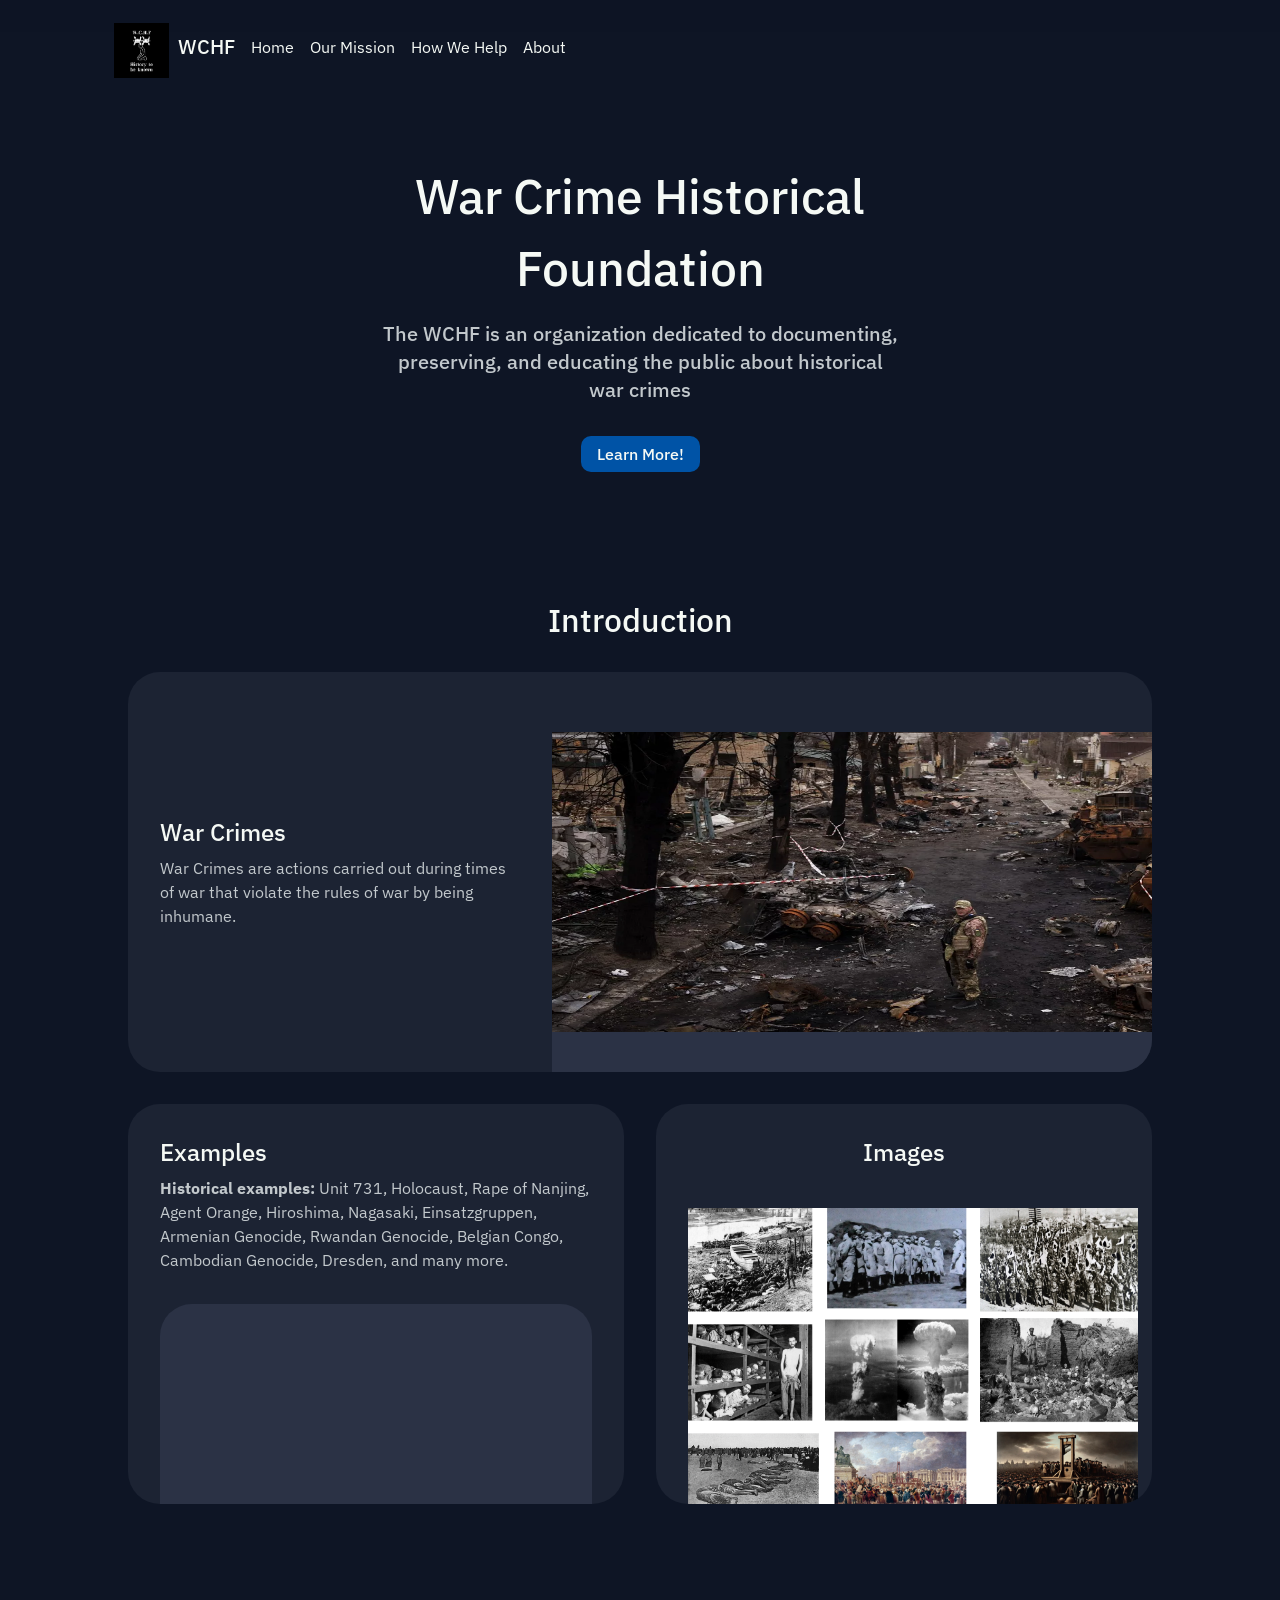
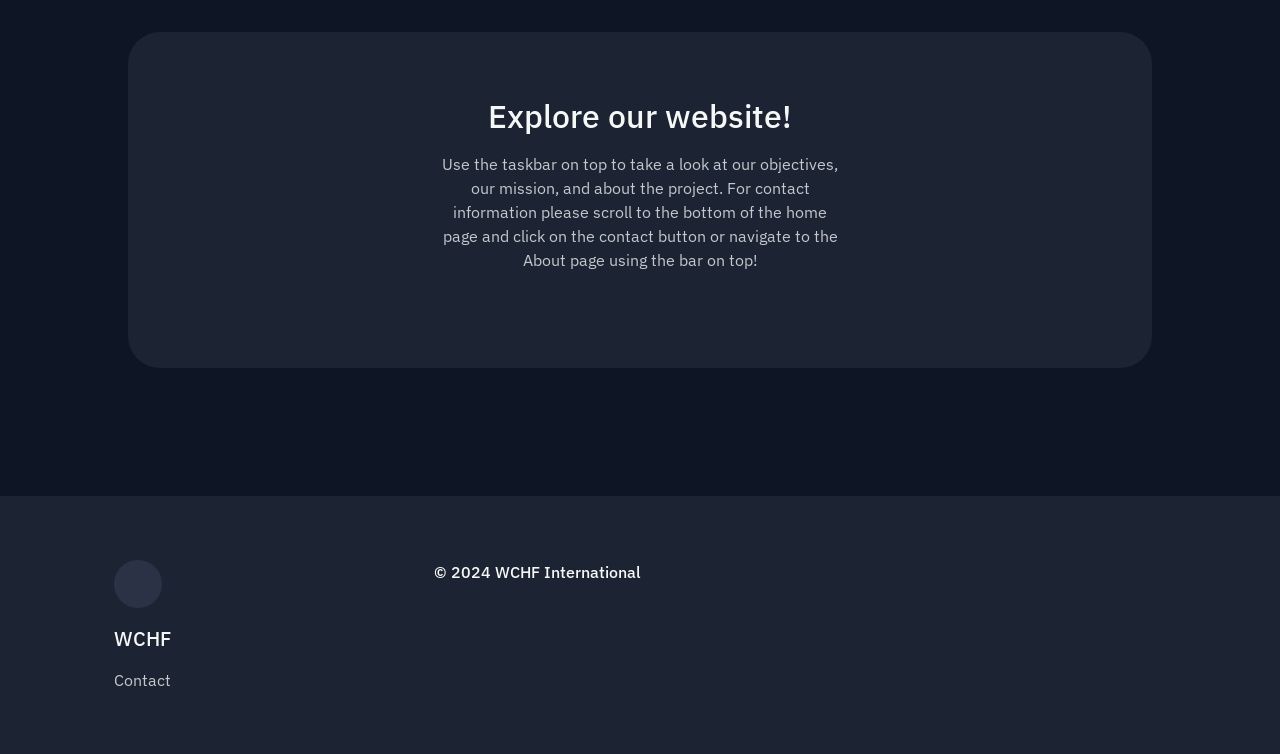
<file: index.html>
<!doctype html>
<html>
  <head>
    <meta charset="utf-8" />
    <meta name="viewport" content="width=device-width" />
    <title>WCHF</title>
    <link href="style.css" rel="stylesheet" type="text/css" />
  </head>

  <body>
    <main>
      <nav>
        <div class="nav-inner">
          <div class="left">
            <div class="logo"><img src="mainlogo.png" alt="Logo" width="55" height="55"></div>

            <p class="name">WCHF</p>

            <a href="index.html">Home</a>

            <a href="OurMission.html">Our Mission</a>

            <a href="HowWeHelp.html">How We Help</a>

            <a href="About.html">About</a>
          </div>

          
          </div>
        </div>
      </nav>

      <section class="hero">
        <div class="header-container">
          <h1>War Crime Historical Foundation</h1>

          <h4>
            The WCHF is an organization dedicated to documenting, preserving, and educating the public about historical war crimes

          </h4>
        </div>

        <div class="buttons">
        
          
          <a href="LearnMoreInfo.html">
            <button class="cta">Learn More!</button>
            </a>

          
        </div>
      </section>

      <section class="features">
        <h2>Introduction</h2>

        <div class="grid">
          <div class="tile large">
            <div class="text">
              <h3>War Crimes</h3>

              <p>
                War Crimes are actions carried out during times of war that violate the rules of war by being inhumane. 
              </p>
            </div>

            <div class="media"><img src="subbu.webp" alt="Pic of Destruction" width="800" height="300"></div>
              <!--img src="subbu.webp" alt="Pic of Destruction" width="800" height="300"-->
          </div>
        </div>

        <div class="row">
          <div class="tile small">
            <div class="text">
              <h3>Examples</h3>

              <p>
                <b>Historical examples:</b> Unit 731, Holocaust, Rape of Nanjing, Agent Orange, Hiroshima, Nagasaki, Einsatzgruppen, Armenian Genocide, Rwandan Genocide, Belgian Congo, Cambodian Genocide, Dresden, and many more. 
              </p>
            </div>

            <div class="media"></div>
          </div>
          <div class="tile small">
            <div class="text">
              <h3>Images</h3>

              <p>
                
              </p>
            </div>

            <div class="media"><img src="pic2.png" alt="Pics of War Crimes" width="450" height="300"></div>
          </div>
        </div>
      </section>

      <section class="call-to-action">
        <div class="callout-container">
          <div class="text">
            <h2>Explore our website!</h2>
            <p>
              Use the taskbar on top to take a look at our objectives, our mission, and about the project. For contact information please scroll to the bottom of the home page and click on the contact button or navigate to the About page using the bar on top! 
            </p>
          </div>

          <div class="buttons">
            
          </div>
        </div>
      </section>

      <footer>
        <div class="inner">
          <div class="column">
            <div class="logo"></div>

            <p class="name">WCHF</p>

            <a href="About.html">Contact</a>

            

            

           
          </div>

          <div class="column">
            <p>&copy; 2024 WCHF International</p>
            <!--p>Features</p-->

            <!--a href="">Connections</a>

            <a href="">Integrations</a>

            <a href="">Relationships</a>

            <a href="">Associations</a-->
          </div>

          <div class="column">
            <!--p>Handy links</p>

            <a href="">Pricing</a>

            <a href="">Documentation</a>

            <a href="">About</a>

            <a href="">Forum</a>

            <a href="">Status</a>

            <a href="">Brand kit</a-->
          </div>

          <div class="column">
            <!--p>Legal</p>

            <a href="">Privacy Policy</a>

            <a href="">Terms and Conditions</a-->
          </div>
        </div>
      </footer>
      <!--div class="contact">
        <button onclick="routeTo('About')">Contact</button-->
    </main>

    <script src="script.js"></script>
  </body>
</html>
</file>
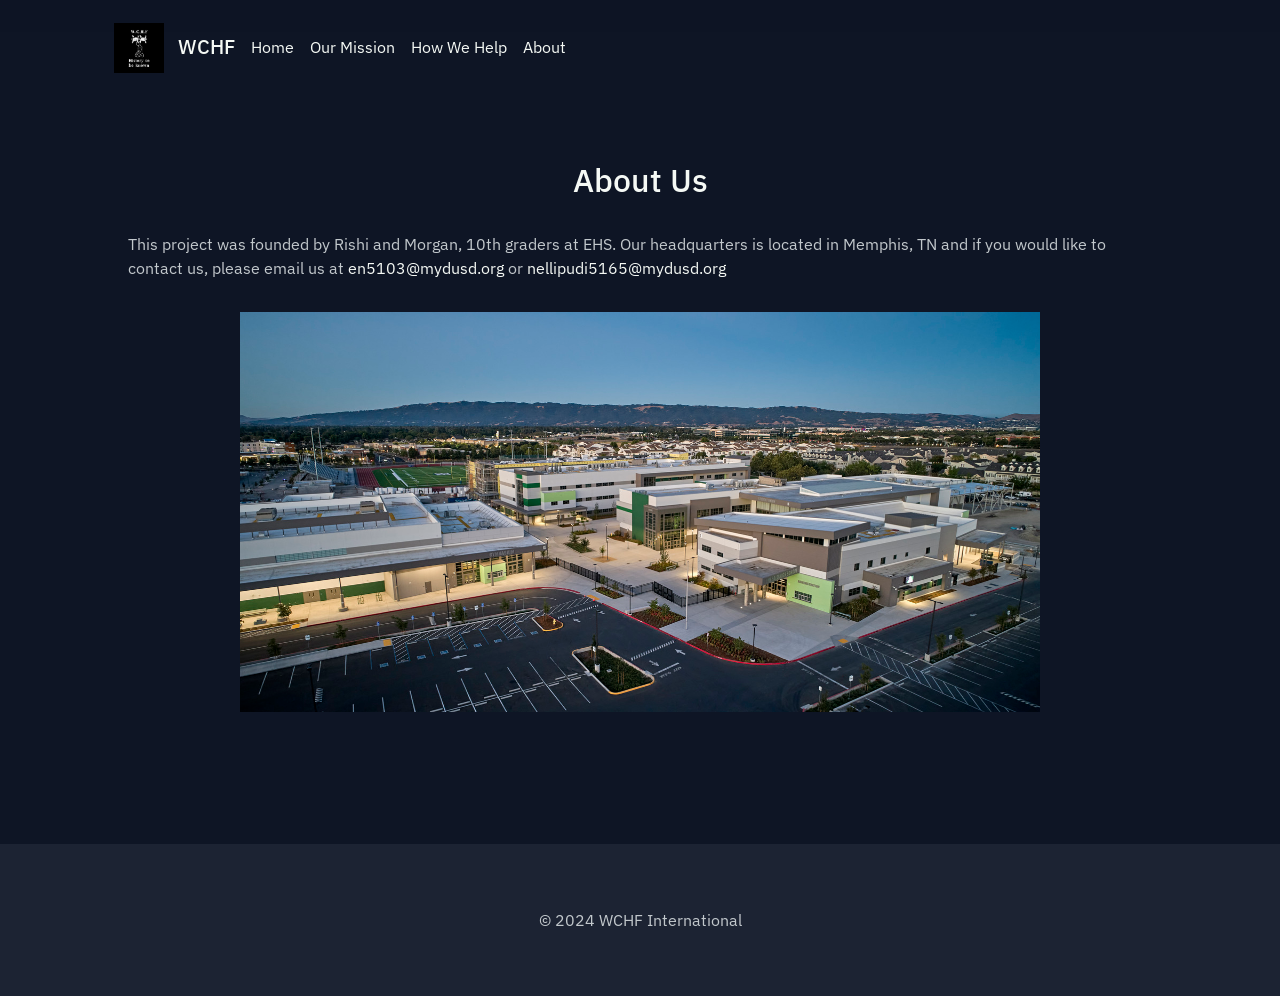
<file: About.html>
<!doctype html>
<html lang="en">
    <head>
        <meta charset="UTF-8" />
        <meta name="viewport" content="width=device-width, initial-scale=1.0" />
        <link rel="stylesheet" href="style.css" />
    </head>
    <body>
        

        <main>
            <nav>
                <div class="nav-inner">
                  <div class="left">
                    <div class="logo"><img src="mainlogo.png" alt="Logo" width="50" height="50"></div>

                    <p class="name">WCHF</p>

                    <a href="index.html">Home</a>

                    <a href="OurMission.html">Our Mission</a>

                    <a href="HowWeHelp.html">How We Help</a>

                    <a href="About.html">About</a>
                  </div>


                  </div>
                </div>
              </nav>
            <section>
        <header>
            <h2>About Us</h2>
        </header>
                <p>
                    This project was founded by Rishi and Morgan, 10th graders at EHS. Our headquarters is located in Memphis, TN and if you would like to contact us, please email us at <a href="mailto:xcvkp@example.com">en5103@mydusd.org</a>  
                        or  
                        <a href="mailto:xcvkp@example.com">nellipudi5165@mydusd.org
                </p>
                        <img src="ehs.jpeg" alt="Image of EHS" width="800" height="400">
            </section>
        </main>

        <footer>
            <p>&copy; 2024 WCHF International</p>
        </footer>
    </body>
</html>
</file>
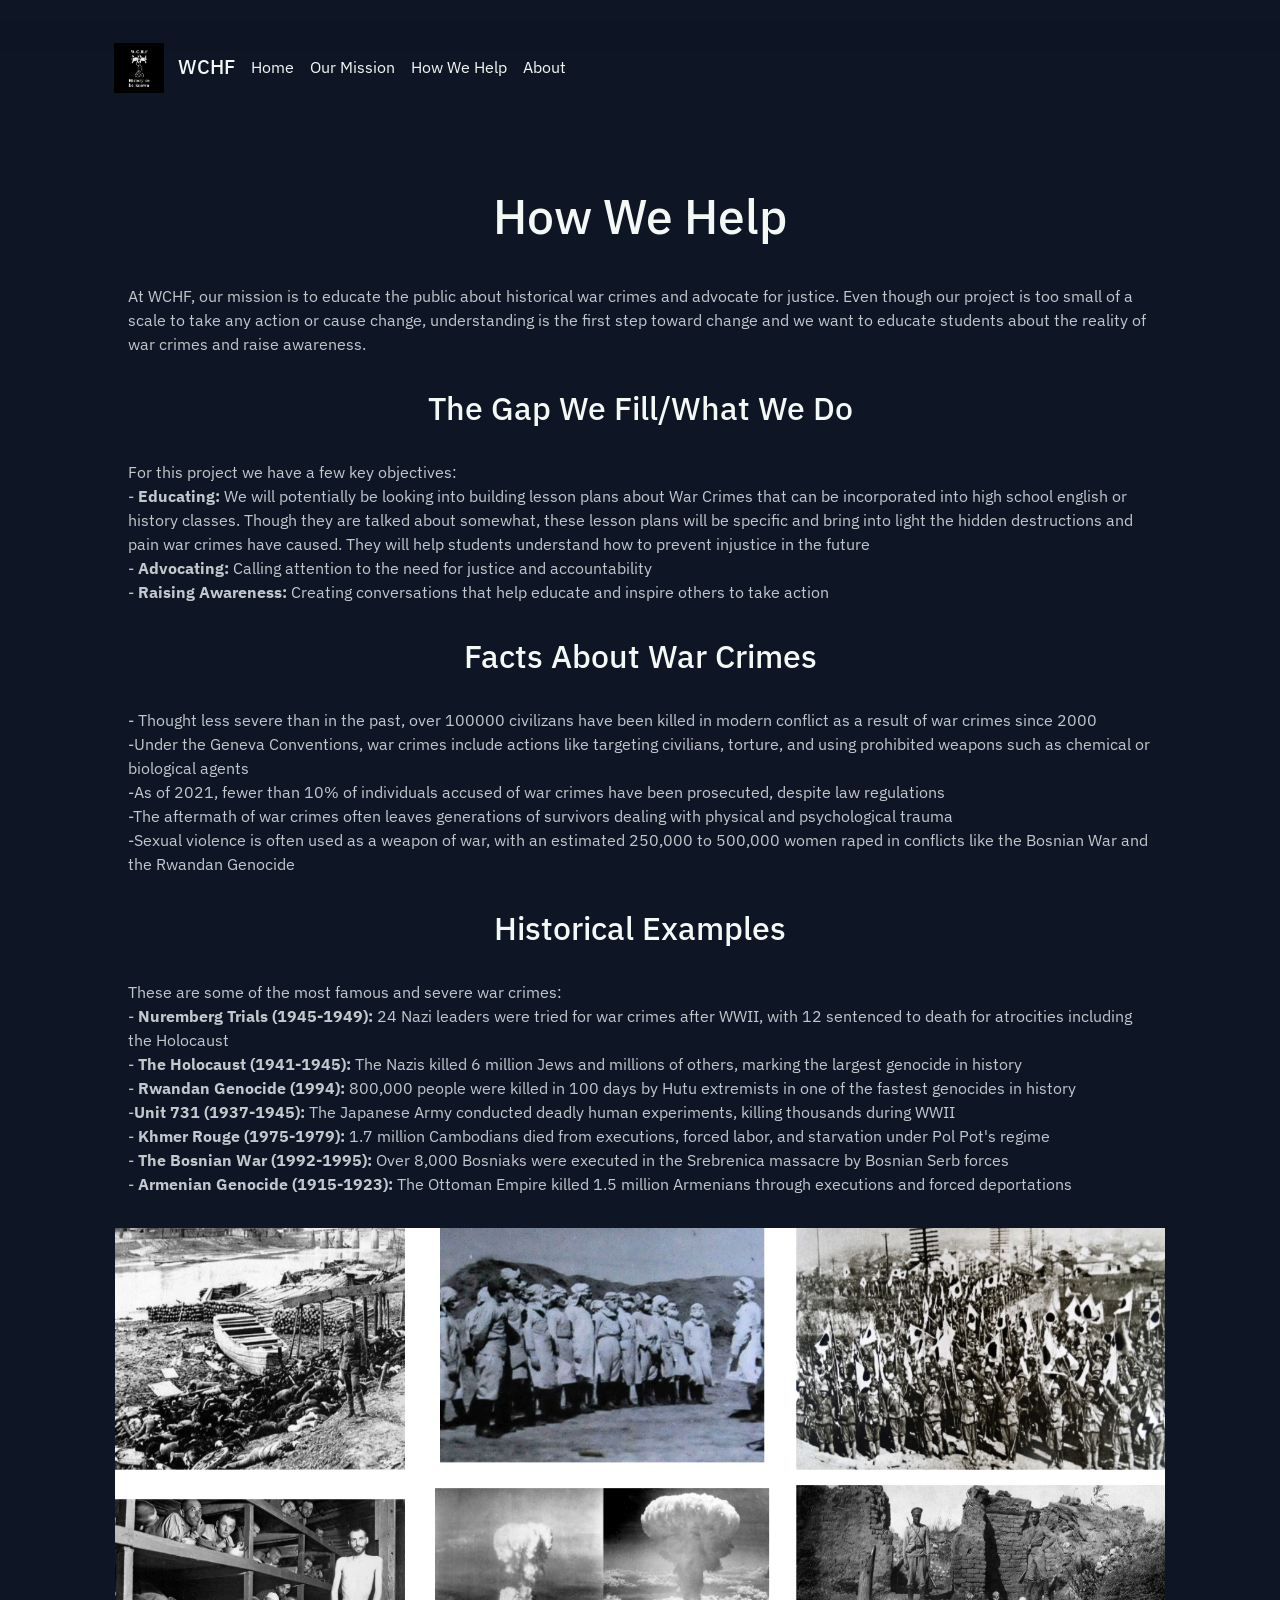
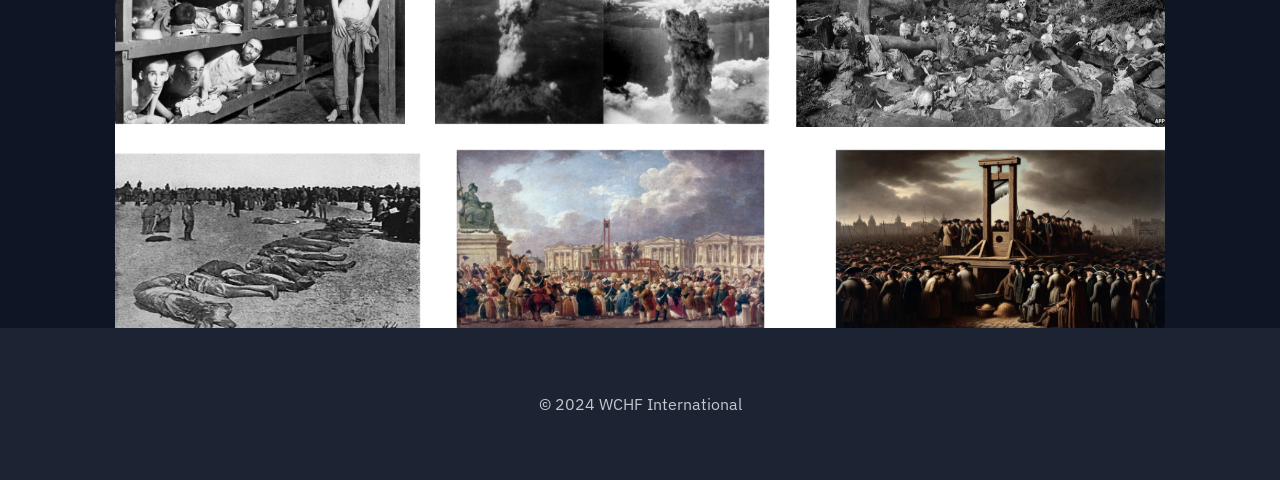
<file: HowWeHelp.html>
<!doctype html>
<html lang="en">
    <head>
        <meta charset="UTF-8" />
        <meta name="viewport" content="width=device-width, initial-scale=1.0" />
        <title>Our Mission</title>
        <link rel="stylesheet" href="style.css" />
    </head>

    <body>
        <header>
            <br>
        </header>

        <main>
            <nav>
                <div class="nav-inner">
                  <div class="left">
                    <div class="logo"><img src="mainlogo.png" alt="Logo" width="50" height="50"></div>

                    <p class="name">WCHF</p>

                    <a href="index.html">Home</a>

                    <a href="OurMission.html">Our Mission</a>

                    <a href="HowWeHelp.html">How We Help</a>

                    <a href="About.html">About</a>
                  </div>


                  </div>
                </div>
              </nav>
            <section>
                <h1>How We Help</h1>
                <p>
                    At WCHF, our mission is to educate the public about historical war crimes and advocate for justice. Even though our project is too small of a scale to take any action or cause change, understanding is the first step toward change and we want to educate students about the reality of war crimes and raise awareness. 
                </p>
                <h2>The Gap We Fill/What We Do</h2>
                <p>
                    For this project we have a few key objectives: 
                    <br>
                    - <b>Educating:</b> We will potentially be looking into building lesson plans about War Crimes that can be incorporated into high school english or history classes. Though they are talked about somewhat, these lesson plans will be specific and bring into light the hidden destructions and pain war crimes have caused. They will help students understand how to prevent injustice in the future
                    <br>
                    - <b>Advocating:</b> Calling attention to the need for justice and accountability
                    <br>
                    - <b>Raising Awareness:</b> Creating conversations that help educate and inspire others to take action


                </p>
                <h2>Facts About War Crimes</h2>
                <p>
                    - Thought less severe than in the past, over 100000 civilizans have been killed in modern conflict as a result                     of war crimes since 2000
                    <br>
                    -Under the Geneva Conventions, war crimes include actions like targeting civilians, torture, and using                             prohibited weapons such as chemical or biological agents
                    <br>
                    -As of 2021, fewer than 10% of individuals accused of war crimes have been prosecuted, despite law regulations
                    <br>
                    -The aftermath of war crimes often leaves generations of survivors dealing with physical and psychological                         trauma
                    <br>
                    -Sexual violence is often used as a weapon of war, with an estimated 250,000 to 500,000 women raped in                             conflicts like the Bosnian War and the Rwandan Genocide
                </p>
                <h2>Historical Examples</h2>
                <p>
                    These are some of the most famous and severe war crimes: 
                    <br>
                    - <b>Nuremberg Trials (1945-1949):</b> 24 Nazi leaders were tried for war crimes after WWII, with 12 sentenced to                         death for atrocities including the Holocaust
                    <br>
                    - <b>The Holocaust (1941-1945):</b> The Nazis killed 6 million Jews and millions of others, marking the                             largest genocide in history
                    <br>
                    - <b>Rwandan Genocide (1994):</b> 800,000 people were killed in 100 days by Hutu extremists in one of the                         fastest genocides in history
                    <br>
                    -<b>Unit 731 (1937-1945):</b> The Japanese Army conducted deadly human experiments, killing thousands during                         WWII
                    <br> 
                    - <b>Khmer Rouge (1975-1979):</b> 1.7 million Cambodians died from executions, forced labor, and starvation                         under Pol Pot's regime
                    <br>
                    - <b>The Bosnian War (1992-1995):</b> Over 8,000 Bosniaks were executed in the Srebrenica massacre by Bosnian                         Serb forces
                    <br>
                    - <b>Armenian Genocide (1915-1923):</b> The Ottoman Empire killed 1.5 million Armenians through executions and                     forced deportations
                    
                </p>
                <img src="pic2.png" alt="Pics of War Crimes" width="1050" height="700">
            </section>
        </main>

        <footer>
            <p>&copy; 2024 WCHF International</p>
                
            
    </footer>
    </body>
</html>
</file>
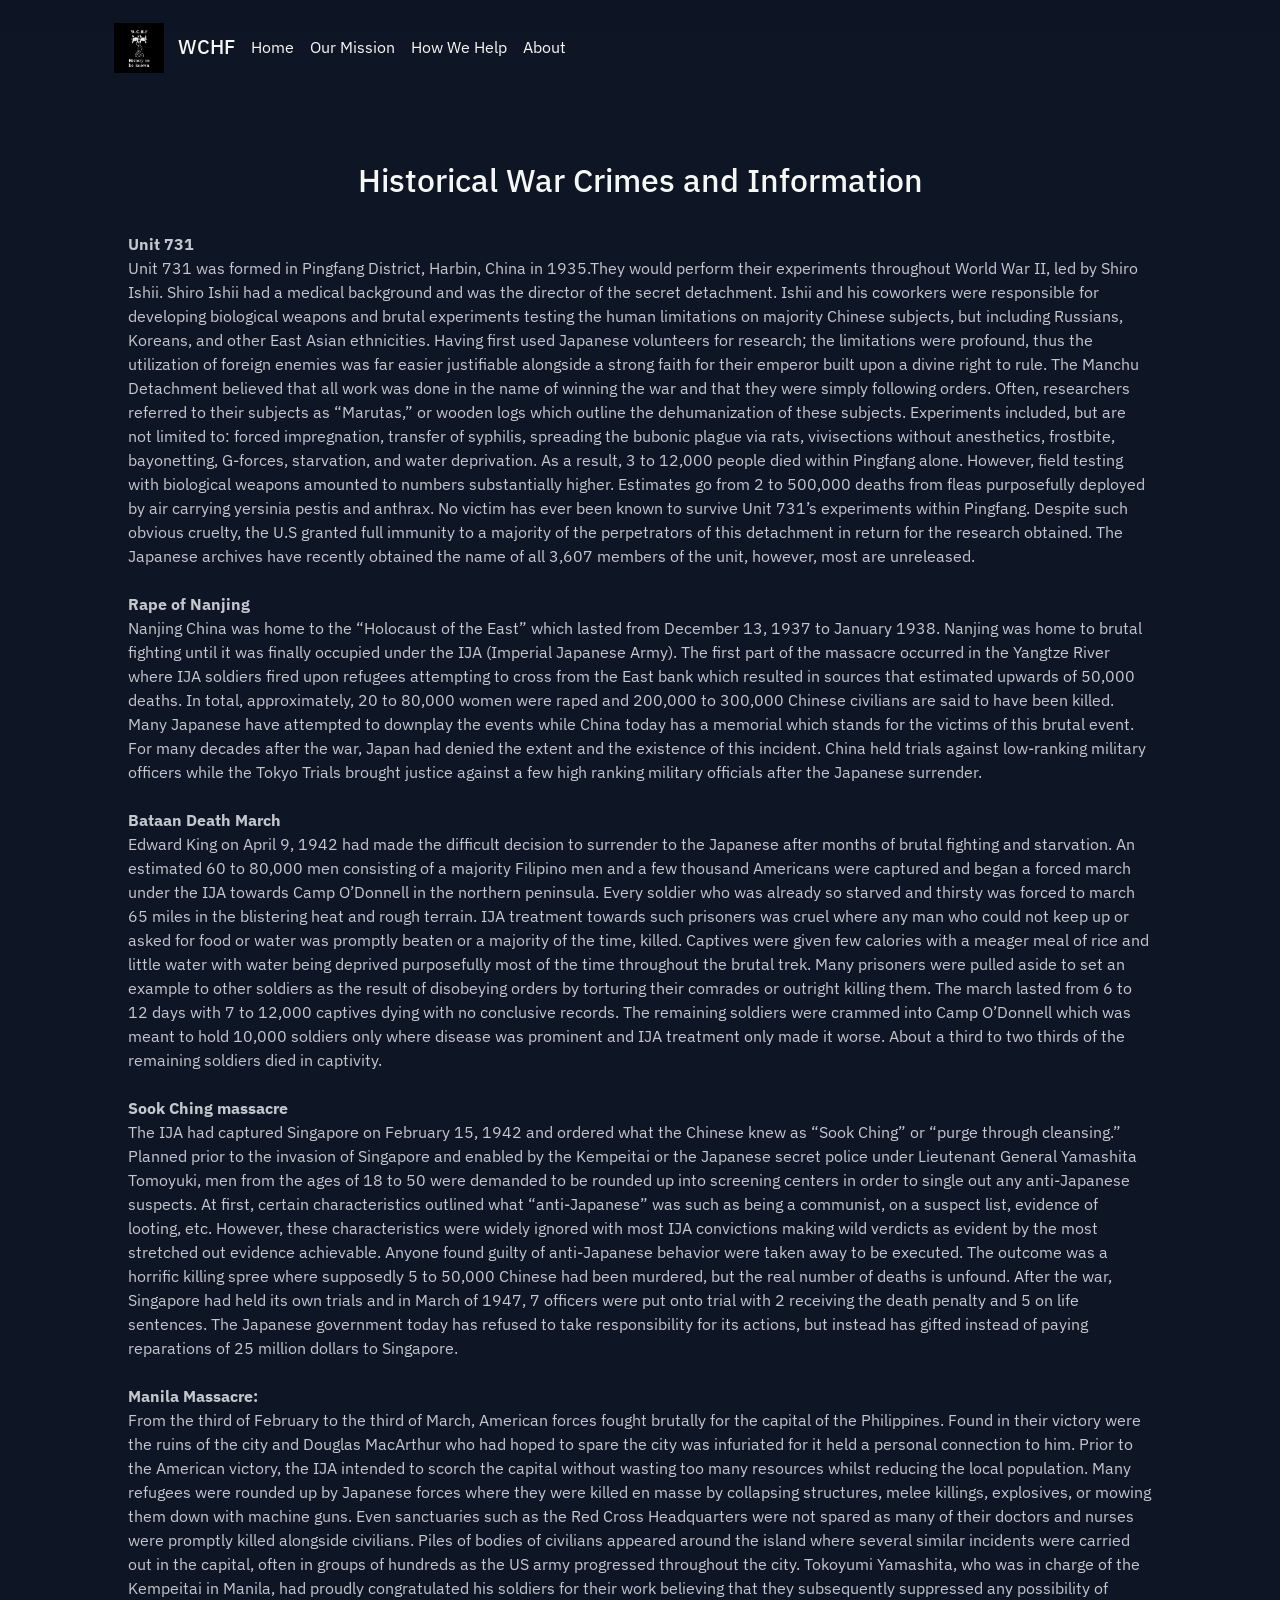
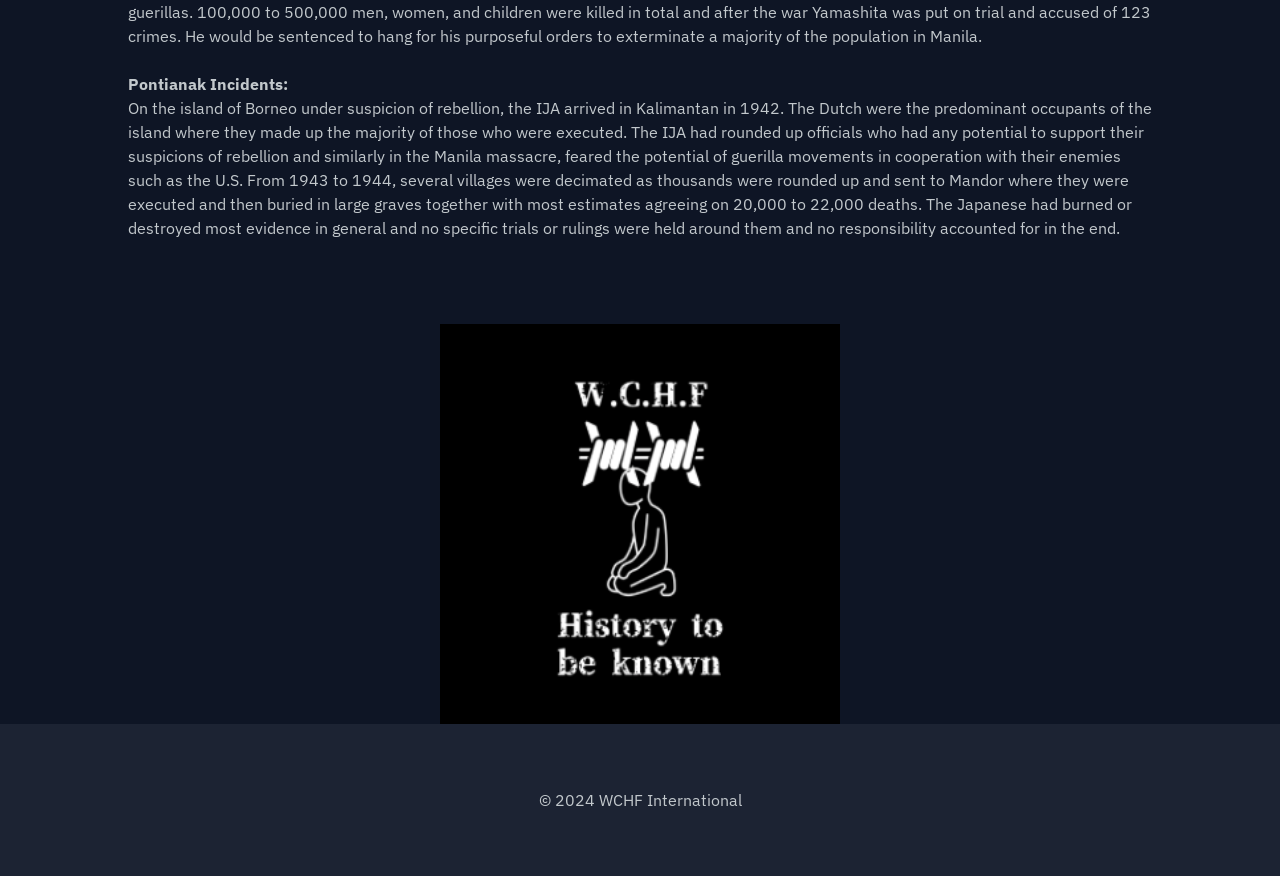
<file: LearnMoreInfo.html>
<!doctype html>
<html lang="en">
    <head>
        <meta charset="UTF-8" />
        <meta name="viewport" content="width=device-width, initial-scale=1.0" />
        <title>Our Mission</title>
        <link rel="stylesheet" href="style.css" />
    </head>

    <body>

        <main>
            <nav>
                <div class="nav-inner">
                  <div class="left">
                    <div class="logo"><img src="mainlogo.png" alt="Logo" width="50" height="50"></div>

                    <p class="name">WCHF</p>

                    <a href="index.html">Home</a>

                    <a href="OurMission.html">Our Mission</a>

                    <a href="HowWeHelp.html">How We Help</a>

                    <a href="About.html">About</a>
                  </div>


                  </div>
                </div>
              </nav>
            <section>
                <h2>Historical War Crimes and Information</h2>
                <p>
                    <b>Unit 731</b>
                    <br>
                    Unit 731 was formed in Pingfang District, Harbin, China in 1935.They would perform their experiments throughout World War II, led by Shiro Ishii. Shiro Ishii had a medical background and was the director of the secret detachment. Ishii and his coworkers were responsible for developing biological weapons and brutal experiments testing the human limitations on majority Chinese subjects, but including Russians, Koreans, and other East Asian ethnicities. Having first used Japanese volunteers for research; the limitations were profound, thus the utilization of foreign enemies was far easier justifiable alongside a strong faith for their emperor built upon a divine right to rule. The Manchu Detachment believed that all work was done in the name of winning the war and that they were simply following orders. Often, researchers referred to their subjects as “Marutas,” or wooden logs which outline the dehumanization of these subjects. Experiments included, but are not limited to: forced impregnation, transfer of syphilis, spreading the bubonic plague via rats, vivisections without anesthetics, frostbite, bayonetting, G-forces, starvation, and water deprivation. As a result, 3 to 12,000 people died within Pingfang alone. However, field testing with biological weapons amounted to numbers substantially higher. Estimates go from 2 to 500,000 deaths from fleas purposefully deployed by air carrying yersinia pestis and anthrax. No victim has ever been known to survive Unit 731’s experiments within Pingfang. Despite such obvious cruelty, the U.S granted full immunity to a majority of the perpetrators of this detachment in return for the research obtained. The Japanese archives have recently obtained the name of all 3,607 members of the unit, however, most are unreleased. 
                    <br>
                    <br>
                    <b>Rape of Nanjing</b>
                    <br>
                    Nanjing China was home to the “Holocaust of the East” which lasted from December 13, 1937 to January 1938. Nanjing was home to brutal fighting until it was finally occupied under the IJA (Imperial Japanese Army). The first part of the massacre occurred in the Yangtze River where IJA soldiers fired upon refugees attempting to cross from the East bank which resulted in sources that estimated upwards of 50,000 deaths. In total, approximately, 20 to 80,000 women were raped and 200,000 to 300,000 Chinese civilians are said to have been killed. Many Japanese have attempted to downplay the events while China today has a memorial which stands for the victims of this brutal event. For many decades after the war, Japan had denied the extent and the existence of this incident. China held trials against low-ranking military officers while the Tokyo Trials brought justice against a few high ranking military officials after the Japanese surrender.
                    <br>
                    <br>
                    <b>Bataan Death March</b>
                    <br>
                    Edward King on April 9, 1942 had made the difficult decision to surrender to the Japanese after months of brutal fighting and starvation. An estimated 60 to 80,000 men consisting of a majority Filipino men and a few thousand Americans were captured and began a forced march under the IJA towards Camp O’Donnell in the northern peninsula. Every soldier who was already so starved and thirsty was forced to march 65 miles in the blistering heat and rough terrain. IJA treatment towards such prisoners was cruel where any man who could not keep up or asked for food or water was promptly beaten or a majority of the time, killed. Captives were given few calories with a meager meal of rice and little water with water being deprived purposefully most of the time throughout the brutal trek. Many prisoners were pulled aside to set an example to other soldiers as the result of disobeying orders by torturing their comrades or outright killing them. The march lasted from 6 to 12 days with 7 to 12,000 captives dying with no conclusive records. The remaining soldiers were crammed into Camp O’Donnell which was meant to hold 10,000 soldiers only where disease was prominent and IJA treatment only made it worse. About a third to two thirds of the remaining soldiers died in captivity.
                    <br>
                    <br>
                    <b>Sook Ching massacre</b>
                    <br>
                    The IJA had captured Singapore on February 15, 1942 and ordered what the Chinese knew as “Sook Ching” or “purge through cleansing.” Planned prior to the invasion of Singapore and enabled by the Kempeitai or the Japanese secret police under Lieutenant General Yamashita Tomoyuki, men from the ages of 18 to 50 were demanded to be rounded up into screening centers in order to single out any anti-Japanese suspects. At first, certain characteristics outlined what “anti-Japanese” was such as being a communist, on a suspect list, evidence of looting, etc. However, these characteristics were widely ignored with most IJA convictions making wild verdicts as evident by the most stretched out evidence achievable. Anyone found guilty of anti-Japanese behavior were taken away to be executed. The outcome was a horrific killing spree where supposedly 5 to 50,000 Chinese had been murdered, but the real number of deaths is unfound. After the war, Singapore had held its own trials and in March of 1947, 7 officers were put onto trial with 2 receiving the death penalty and 5 on life sentences. The Japanese government today has refused to take responsibility for its actions, but instead has gifted instead of paying reparations of 25 million dollars to Singapore. 
                    <br>
                    <br>
                    <b>Manila Massacre:</b>
                    <br>
                    From the third of February to the third of March, American forces fought brutally for the capital of the Philippines. Found in their victory were the ruins of the city and Douglas MacArthur who had hoped to spare the city was infuriated for it held a personal connection to him. Prior to the American victory, the IJA intended to scorch the capital without wasting too many resources whilst reducing the local population. Many refugees were rounded up by Japanese forces where they were killed en masse by collapsing structures, melee killings, explosives, or mowing them down with machine guns. Even sanctuaries such as the Red Cross Headquarters were not spared as many of their doctors and nurses were promptly killed alongside civilians. Piles of bodies of civilians appeared around the island where several similar incidents were carried out in the capital, often in groups of hundreds as the US army progressed throughout the city. Tokoyumi Yamashita, who was in charge of the Kempeitai in Manila, had proudly congratulated his soldiers for their work believing that they subsequently suppressed any possibility of guerillas. 100,000 to 500,000 men, women, and children were killed in total and after the war Yamashita was put on trial and accused of 123 crimes. He would be sentenced to hang for his purposeful orders to exterminate a majority of the population in Manila.
                    <br>
                    <br>
                    <b>Pontianak Incidents:</b>
                    <br>
                    On the island of Borneo under suspicion of rebellion, the IJA arrived in Kalimantan in 1942. The Dutch were the predominant occupants of the island where they made up the majority of those who were executed. The IJA had rounded up officials who had any potential to support their suspicions of rebellion and similarly in the Manila massacre, feared the potential of guerilla movements in cooperation with their enemies such as the U.S. From 1943 to 1944, several villages were decimated as thousands were rounded up and sent to Mandor where they were executed and then buried in large graves together with most estimates agreeing on 20,000 to 22,000 deaths. The Japanese had burned or destroyed most evidence in general and no specific trials or rulings were held around them and no responsibility accounted for in the end. 






                </p>
                <!--h2>Why We Exist</h2>
                <p>
                    War Crimes are one of the most severe violations of human rights, but they often go unnonoticed by the public. They are devastating acts that affect millions of innocent civilians, leaving behind pain, loss and broken communities. Many of us don’t fully understand what war crimes are, how they impact lives, or what can be done to stop them. Without awareness, these injustices often go unnoticed and unchallenged. We started WCHF to change this by helping students learn about them. 

                    
            </p-->
                <br>
                <img src="mainlogo.png" alt="Our Mission Image" width="400" height="400" />
            </section>
        </main>

        <footer>
            <p>&copy; 2024 WCHF International</p>
                
    </p>
        </footer>
    </body>
</html>
</file>
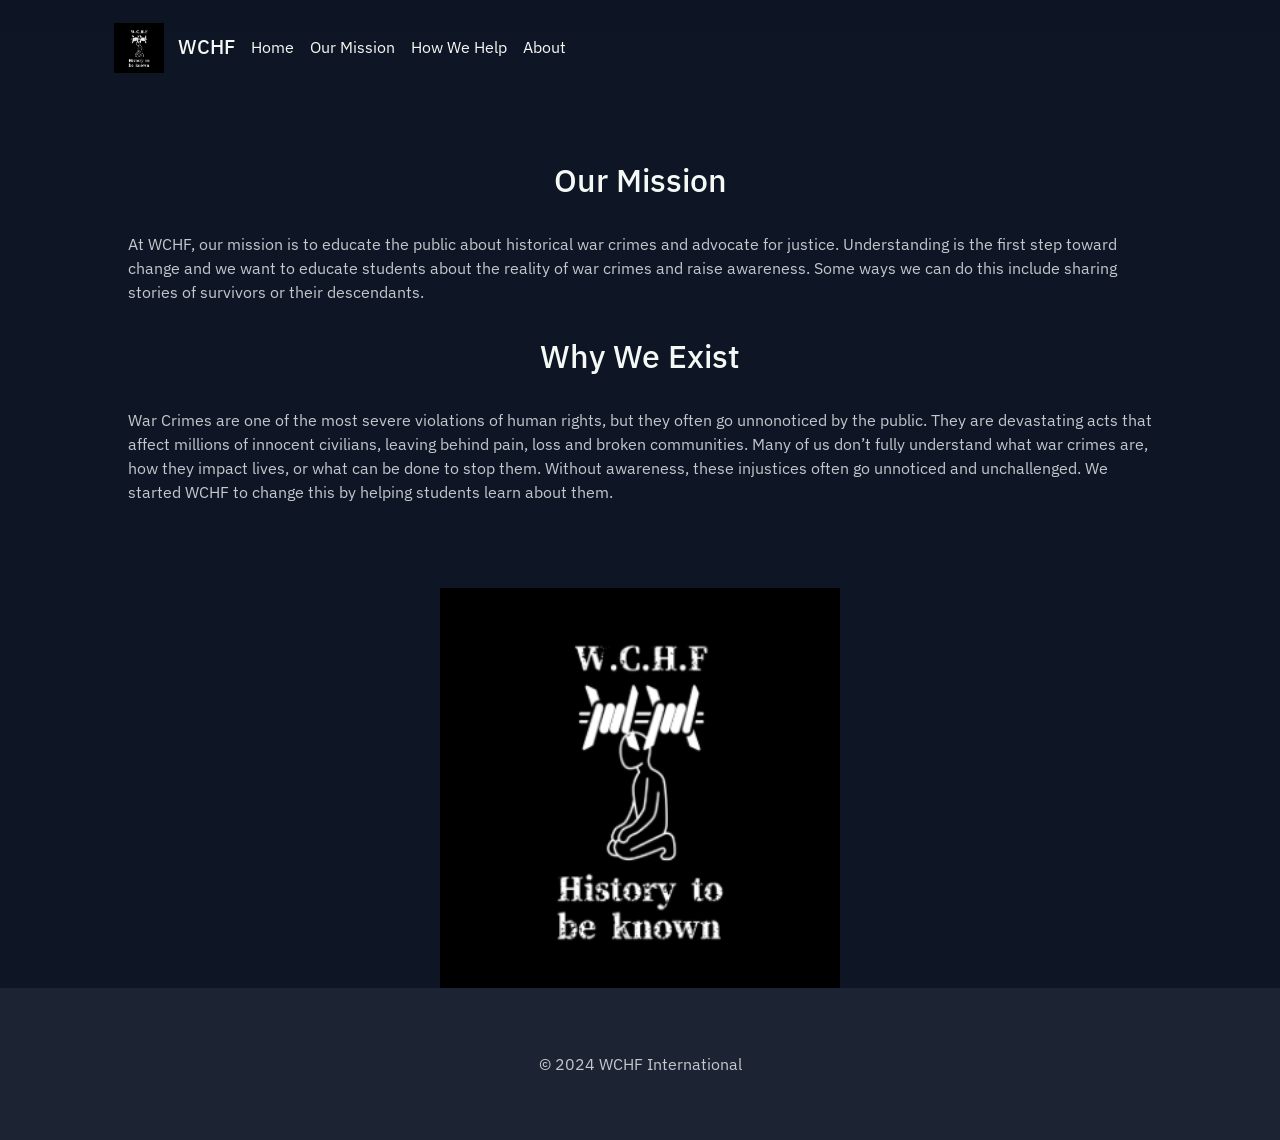
<file: OurMission.html>
<!doctype html>
<html lang="en">
    <head>
        <meta charset="UTF-8" />
        <meta name="viewport" content="width=device-width, initial-scale=1.0" />
        <title>Our Mission</title>
        <link rel="stylesheet" href="style.css" />
    </head>

    <body>

        <main>
            <nav>
                <div class="nav-inner">
                  <div class="left">
                    <div class="logo"><img src="mainlogo.png" alt="Logo" width="50" height="50"></div>

                    <p class="name">WCHF</p>

                    <a href="index.html">Home</a>

                    <a href="OurMission.html">Our Mission</a>

                    <a href="HowWeHelp.html">How We Help</a>

                    <a href="About.html">About</a>
                  </div>


                  </div>
                </div>
              </nav>
            <section>
                <h2>Our Mission</h2>
                <p>
                    At WCHF, our mission is to educate the public about historical war crimes and advocate for justice. Understanding is the first step toward change and we want to educate students about the reality of war crimes and raise awareness. Some ways we can do this include sharing stories of survivors or their descendants. 
                </p>
                <h2>Why We Exist</h2>
                <p>
                    War Crimes are one of the most severe violations of human rights, but they often go unnonoticed by the public. They are devastating acts that affect millions of innocent civilians, leaving behind pain, loss and broken communities. Many of us don’t fully understand what war crimes are, how they impact lives, or what can be done to stop them. Without awareness, these injustices often go unnoticed and unchallenged. We started WCHF to change this by helping students learn about them. 

                    
                </p>
                <br>
                <img src="mainlogo.png" alt="Our Mission Image" width="400" height="400" />
            </section>
        </main>

        <footer>
            <p>&copy; 2024 WCHF International</p>
                
    </p>
        </footer>
    </body>
</html>
</file>
<file: style.css>
@import url('https://fonts.googleapis.com/css2?family=IBM+Plex+Sans:wght@400;500&display=swap');

:root {
  --background-1: #0E1525;
  --background-1-transparent: rgb(14 21 37 / 60%);
  --background-2: #1C2333;
  --background-3: #2B3245;
  --background-4: #3C445C;

  --foreground-1: #f5f9f5;
  --foreground-2: #c2c8cc;

  --accent-1: #0053A6;
  --accent-2: #0079F2;
  --accent-3: #57ABFF;
}

* {
  margin: 0;
  padding: 0;
  box-sizing: border-box;
}

html {
  height: 100%;
  width: 100%;
}

body {
  background: var(--background-1);
  font-family: 'IBM Plex Sans', sans-serif;
  color: var(--foreground-1);
}

h1 {
  font-size: 48px;
  line-height: 150%;
  font-weight: 500;
}

h2 {
  font-size: 32px;
  line-height: 40px;
  font-weight: 500;
}

h3 {
  font-size: 24px;
  line-height: 32px;
  font-weight: 500;
}

h4 {
  font-size: 20px;
  line-height: 28px;
  color: var(--foreground-2);
  font-weight: 500;
}

p {
  color: var(--foreground-2);
  font-size: 16px;
  line-height: 150%;
}

a {
  color: var(--foreground-1);
  font-weight: medium;
  transition: 120ms ease-out;
  text-decoration: none;
}

a:hover {
  color: var(--accent-3) !important;
}

button {
  font-family: 'IBM Plex Sans', sans-serif;
  padding: 8px 16px;
  font-size: 16px;
  border-radius: 10px;
  background: var(--background-2);
  border: none;
  color: var(--foreground-1);
  cursor: pointer;
  position: relative;
  top: 0;
  transition: box-shadow 120ms ease-out, top 120ms ease-out;
  font-weight: 500;
}

button:hover {
  background: var(--background-3);
  top: -2px;
  box-shadow: 0 8px 16px rgb(2 2 3 / 32%);
}

button:active {
  top: 1px;
  box-shadow: 0 8px 16px rgb(2 2 3 / 16%);
}

button.cta {
  background: var(--accent-1);
}

button.cta:hover {
  background: var(--accent-2);
}

a:focus-visible,
button:focus-visible {
  outline: 2px solid var(--accent-2);
  outline-offset: 2px;
  border-radius: 10px;
}

main {
  display: flex;
  flex-direction: column;
  align-items: center;
  margin: 0 auto;
  gap: 128px;
}

nav {
  display: flex;
  justify-content: center;
  padding: 16px 16px;
  width: 100%;
  position: sticky;
  top: 0;
  background: var(--background-1-transparent);
  backdrop-filter: blur(20px);
  z-index: 2;
}

.nav-inner {
  max-width: 1052px;
  display: flex;
  justify-content: space-between;
  align-items: center;
  width: 100%;
  margin-bottom: -5%;
}

nav .left,
nav .right {
  display: flex;
  gap: 16px;
  align-items: center;
}

nav .left .logo {
  width: 48px;
  height: 48px;
  background: var(--background-2);
  border-radius: 50%;
}

nav .left .name {
  color: var(--foreground-1);
  font-weight: 500;
  font-size: 20px;
}

section {
  display: flex;
  flex-direction: column;
  gap: 32px;
  justify-content: center;
  align-items: center;
  max-width: 1056px;
  width: 100%;
  padding: 0 16px;
}

.buttons {
  display: flex;
  gap: 16px;
  justify-content: center;
}

.hero .header-container {
  display: flex;
  flex-direction: column;
  gap: 16px;
  text-align: center;
  max-width: 520px;
}

.features .grid {
  display: flex;
  flex-direction: column;
  gap: 32px;
  width: 100%;
}

.features .tile {
  width: 100%;
  height: 400px;
  background: var(--background-2);
  border-radius: 32px;
  display: flex;
  align-items: center;
  overflow: hidden;
}

.features .row .tile.small {
  width: 50%;
  flex-direction: column;
}

.features .row {
  display: flex;
  gap: 32px;
}

.features .tile .text {
  padding: 32px;
  display: flex;
  flex-direction: column;
  gap: 8px;
  flex: 1;
}

.features .row .tile.small .text {
  flex: revert;
}

.features .row .tile .media {
  background: var(--background-3);
}

.features .grid .tile.large .media {
  width: 600px;
  height: 340px;
  border-top-left-radius: 32px;
  margin-top: auto;
  background: var(--background-3);
}

.features .row .tile.small .media {
  width: calc(100% - 64px);
  flex: 1;
  border-radius: 32px 32px 0 0;
}

.call-to-action .callout-container {
  width: 100%;
  border-radius: 32px;
  background: var(--background-2);
  padding: 64px 32px;
  display: flex;
  flex-direction: column;
  gap: 32px;
  align-items: center;
}

.call-to-action .callout-container .text {
  display: flex;
  flex-direction: column;
  gap: 16px;
  text-align: center;
  max-width: 400px;
}

.call-to-action .callout-container .buttons button:not(.cta) {
  background: var(--background-3);
}

.call-to-action .callout-container .buttons button:not(.cta):hover {
  background: var(--background-4);
}

footer {
  background: var(--background-2);
  padding: 64px 16px;
  width: 100%;
  display: flex;
  justify-content: center;
}

footer .inner {
  max-width: 1052px;
  display: flex;
  justify-content: space-between;
  width: 100%;

}

footer .inner .column {
  display: flex;
  flex-direction: column;
  gap: 16px;
}

footer .inner .column .logo {
  width: 48px;
  height: 48px;
  background: var(--background-3);
  border-radius: 50%;
}

footer .inner .column .name {
  color: var(--foreground-1);
  font-weight: 500;
  font-size: 20px;
}

footer .inner .column a {
  color: var(--foreground-2);
}

footer .column p {
  color: var(--foreground-1);
  font-weight: 500;
}
</file>
